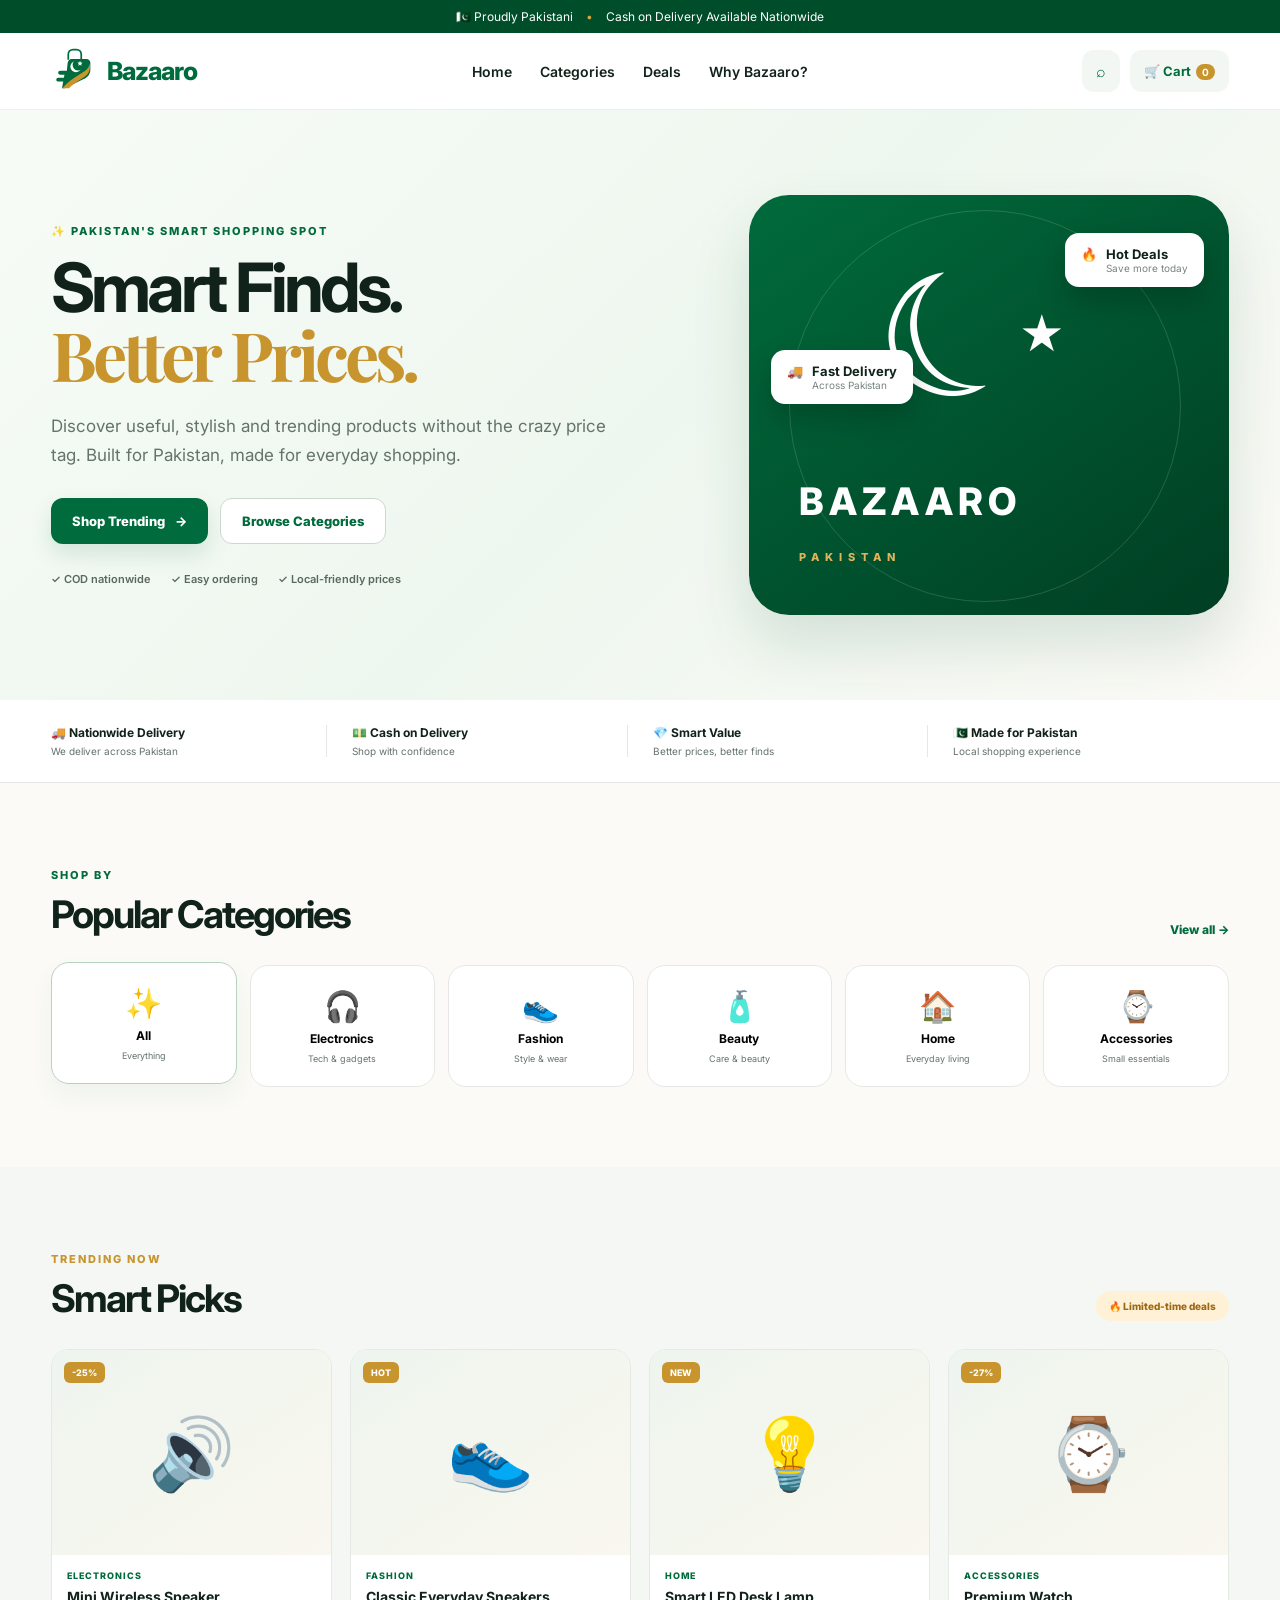
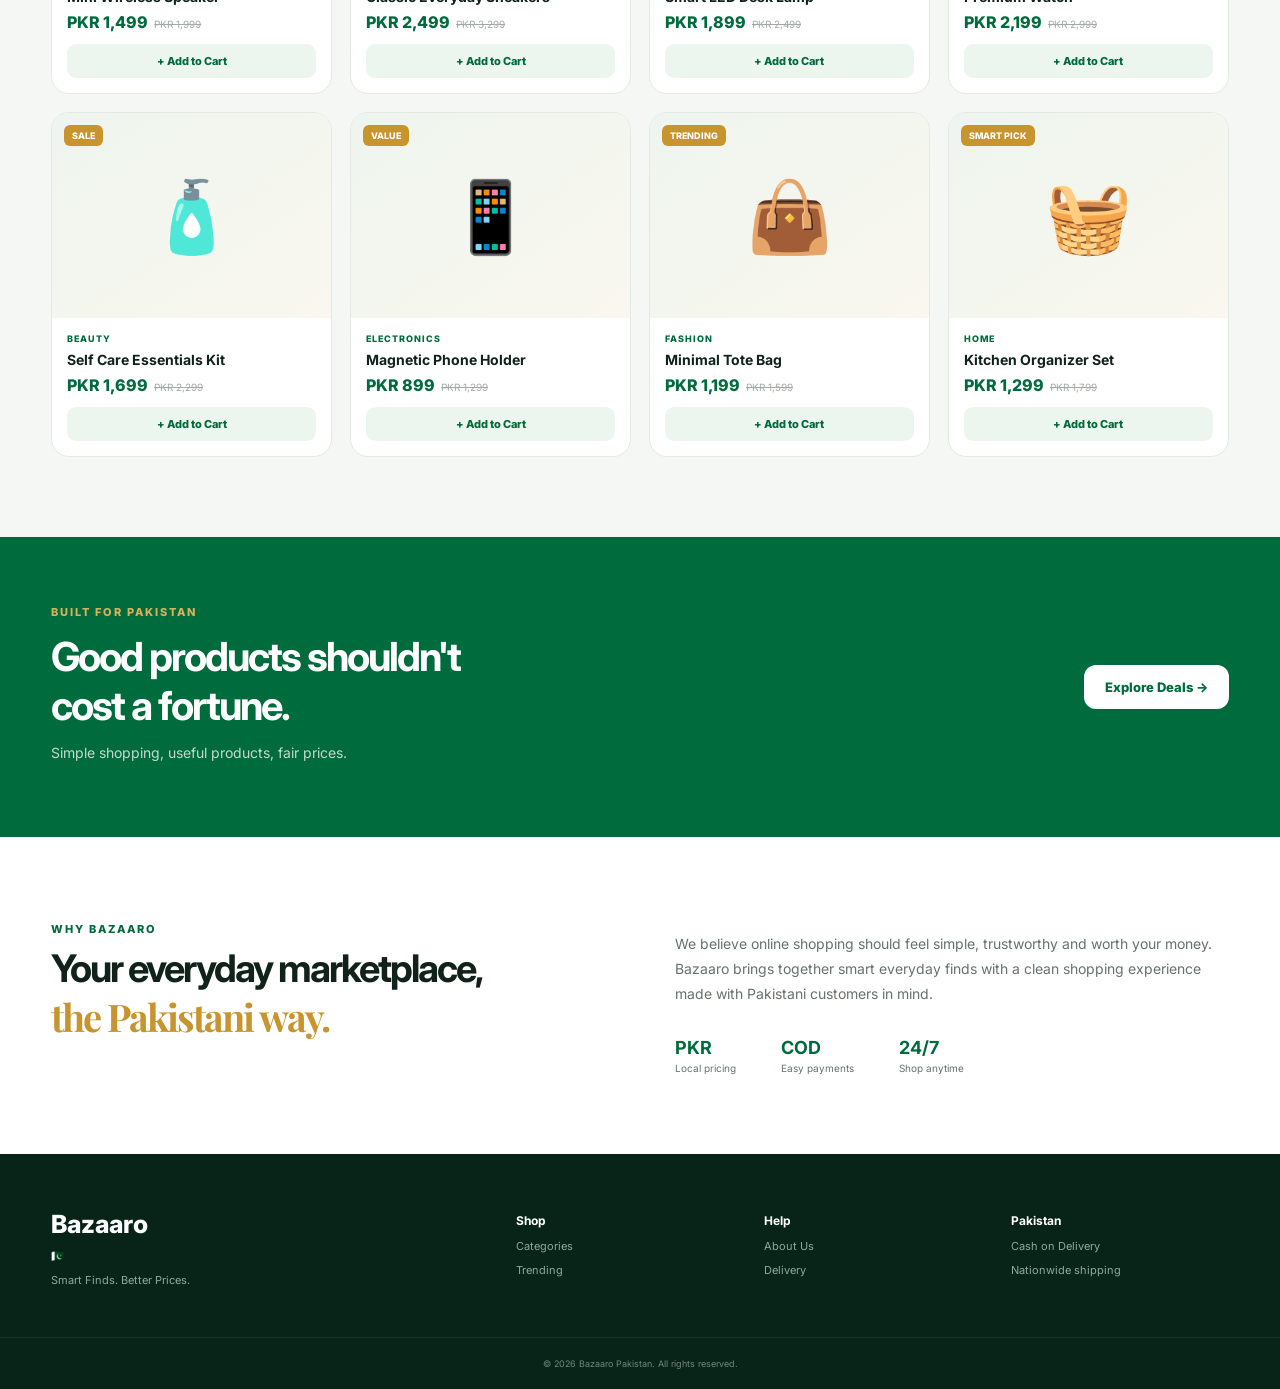
<file: index.html>
<!DOCTYPE html>
<html lang="en">
<head>
  <meta charset="UTF-8"><meta name="viewport" content="width=device-width, initial-scale=1.0"><meta name="theme-color" content="#006b3c">
  <title>Bazaaro — Smart Finds. Better Prices.</title><meta name="description" content="Bazaaro — a Pakistani marketplace for smart finds and better prices.">
  <link rel="preconnect" href="https://fonts.googleapis.com"><link rel="preconnect" href="https://fonts.gstatic.com" crossorigin><link href="https://fonts.googleapis.com/css2?family=Inter:wght@400;500;600;700;800&family=Playfair+Display:wght@700&display=swap" rel="stylesheet"><link rel="stylesheet" href="style.css">
</head><body>
<div class="topbar">🇵🇰 Proudly Pakistani <span>•</span> Cash on Delivery Available Nationwide</div>
<header class="header"><div class="container nav"><a class="brand" href="#home"><img src="assets/logo.svg" alt="Bazaaro logo"><span>Bazaaro</span></a><button class="menu-btn" aria-label="Open menu">☰</button><nav class="navlinks"><a href="#home">Home</a><a href="#categories">Categories</a><a href="#deals">Deals</a><a href="#about">Why Bazaaro?</a></nav><div class="nav-actions"><button class="icon-btn" id="searchBtn" aria-label="Search">⌕</button><button class="cart-btn" id="cartBtn">🛒 <span>Cart</span><b id="cartCount">0</b></button></div></div></header>
<main id="home"><section class="hero"><div class="container hero-grid"><div class="hero-copy"><div class="eyebrow">✨ Pakistan's smart shopping spot</div><h1>Smart Finds.<br><em>Better Prices.</em></h1><p>Discover useful, stylish and trending products without the crazy price tag. Built for Pakistan, made for everyday shopping.</p><div class="hero-actions"><a class="btn primary" href="#deals">Shop Trending <span>→</span></a><a class="btn ghost" href="#categories">Browse Categories</a></div><div class="trust"><span>✓ COD nationwide</span><span>✓ Easy ordering</span><span>✓ Local-friendly prices</span></div></div><div class="hero-card"><div class="crescent">☾</div><div class="star">★</div><div class="hero-tag">BAZAARO<br><small>PAKISTAN</small></div><div class="floating-card one">🔥 <b>Hot Deals</b><small>Save more today</small></div><div class="floating-card two">🚚 <b>Fast Delivery</b><small>Across Pakistan</small></div></div></div></section>
<section class="features"><div class="container feature-grid"><div><strong>🚚 Nationwide Delivery</strong><span>We deliver across Pakistan</span></div><div><strong>💵 Cash on Delivery</strong><span>Shop with confidence</span></div><div><strong>💎 Smart Value</strong><span>Better prices, better finds</span></div><div><strong>🇵🇰 Made for Pakistan</strong><span>Local shopping experience</span></div></div></section>
<section class="section" id="categories"><div class="container"><div class="section-head"><div><span class="mini">SHOP BY</span><h2>Popular Categories</h2></div><a href="#deals">View all →</a></div><div class="categories"><button class="category active" data-cat="All"><span>✨</span><b>All</b><small>Everything</small></button><button class="category" data-cat="Electronics"><span>🎧</span><b>Electronics</b><small>Tech & gadgets</small></button><button class="category" data-cat="Fashion"><span>👟</span><b>Fashion</b><small>Style & wear</small></button><button class="category" data-cat="Beauty"><span>🧴</span><b>Beauty</b><small>Care & beauty</small></button><button class="category" data-cat="Home"><span>🏠</span><b>Home</b><small>Everyday living</small></button><button class="category" data-cat="Accessories"><span>⌚</span><b>Accessories</b><small>Small essentials</small></button></div></div></section>
<section class="section products-section" id="deals"><div class="container"><div class="section-head"><div><span class="mini gold">TRENDING NOW</span><h2>Smart Picks</h2></div><div class="deal-pill">🔥 Limited-time deals</div></div><div class="products" id="products"></div></div></section>
<section class="banner"><div class="container banner-inner"><div><span class="mini">BUILT FOR PAKISTAN</span><h2>Good products shouldn't<br>cost a fortune.</h2><p>Simple shopping, useful products, fair prices.</p></div><a class="btn light" href="#deals">Explore Deals →</a></div></section>
<section class="section about" id="about"><div class="container about-grid"><div><span class="mini">WHY BAZAARO</span><h2>Your everyday marketplace,<br><em>the Pakistani way.</em></h2></div><div class="about-copy"><p>We believe online shopping should feel simple, trustworthy and worth your money. Bazaaro brings together smart everyday finds with a clean shopping experience made with Pakistani customers in mind.</p><div class="stats"><div><b>PKR</b><span>Local pricing</span></div><div><b>COD</b><span>Easy payments</span></div><div><b>24/7</b><span>Shop anytime</span></div></div></div></div></section></main>
<footer><div class="container footer-grid"><div><div class="footer-brand">Bazaaro <span>🇵🇰</span></div><p>Smart Finds. Better Prices.</p></div><div><b>Shop</b><a href="#categories">Categories</a><a href="#deals">Trending</a></div><div><b>Help</b><a href="#about">About Us</a><a href="#home">Delivery</a></div><div><b>Pakistan</b><span>Cash on Delivery</span><span>Nationwide shipping</span></div></div><div class="copyright">© 2026 Bazaaro Pakistan. All rights reserved.</div></footer>
<div class="search-modal" id="searchModal"><div class="search-box"><button id="closeSearch">×</button><h3>Find your next smart pick</h3><input id="searchInput" placeholder="Search products..."><div id="searchResults"></div></div></div><aside class="cart-drawer" id="cartDrawer"><div class="cart-head"><h3>Your Cart</h3><button id="closeCart">×</button></div><div id="cartItems" class="cart-items"></div><div class="cart-bottom"><div><span>Total</span><b id="cartTotal">PKR 0</b></div><button class="btn primary" id="checkoutBtn">Checkout →</button></div></aside><div class="overlay" id="overlay"></div><script src="app.js"></script>
</body></html>
</file>
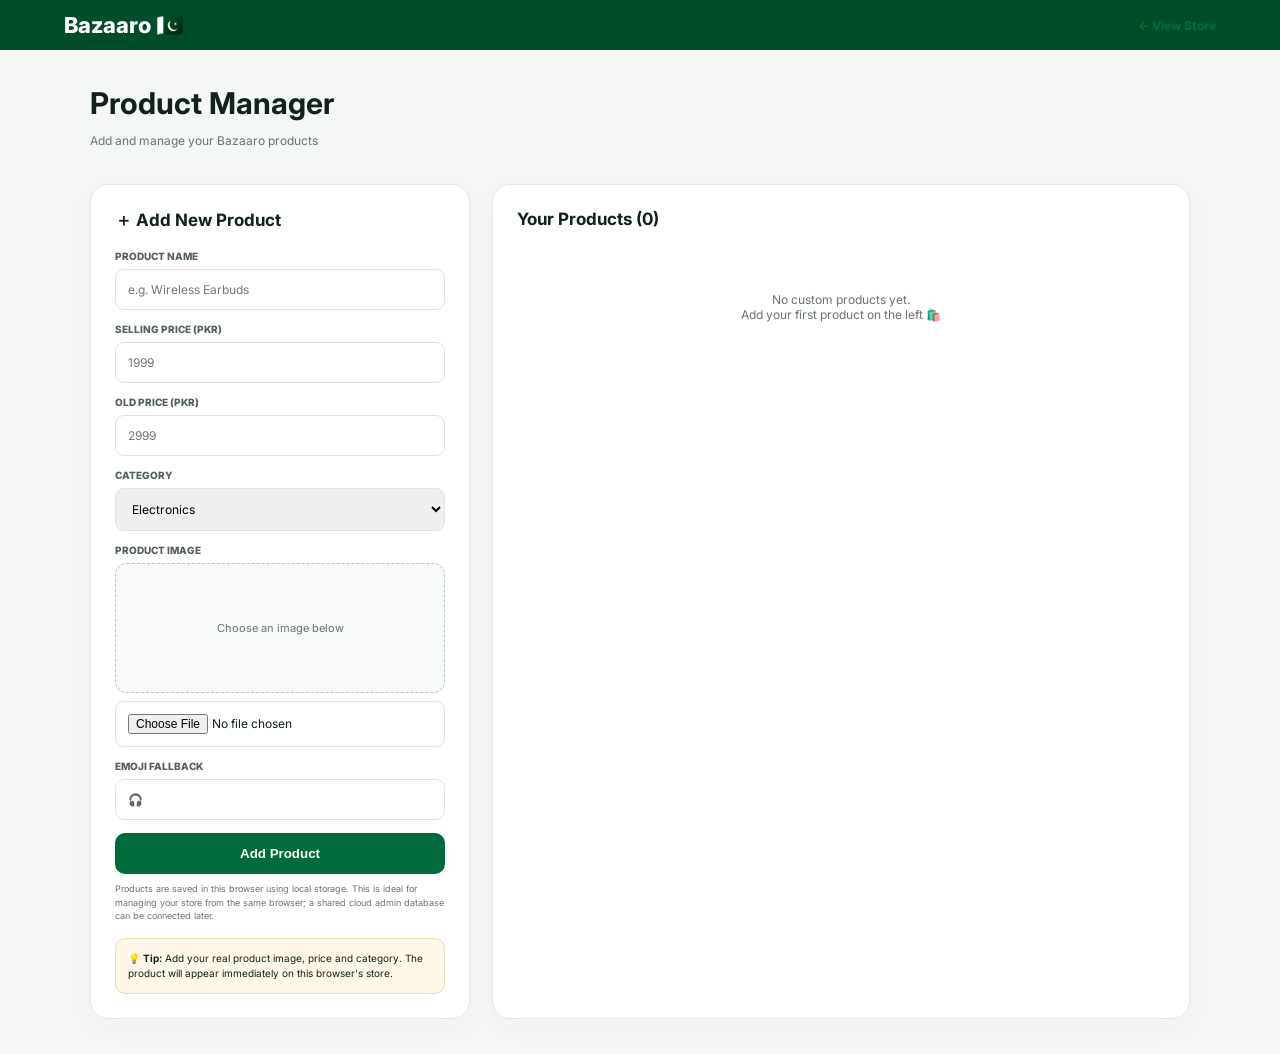
<file: admin.html>
<!DOCTYPE html><html lang="en"><head><meta charset="UTF-8"><meta name="viewport" content="width=device-width,initial-scale=1"><title>Bazaaro Admin — Products</title><link rel="preconnect" href="https://fonts.googleapis.com"><link rel="preconnect" href="https://fonts.gstatic.com" crossorigin><link href="https://fonts.googleapis.com/css2?family=Inter:wght@400;500;600;700;800&display=swap" rel="stylesheet"><style>:root{--g:#006b3c;--d:#004d2a;--gold:#c8942e;--bg:#f5f7f4;--line:#e1e7e2;--muted:#68756e}*{box-sizing:border-box}body{margin:0;background:var(--bg);font-family:Inter,Arial;color:#102219}.top{background:var(--d);color:white;padding:12px 5%;display:flex;justify-content:space-between;align-items:center}.logo{font-size:22px;font-weight:800}.logo span{color:#dfb45c}.wrap{width:min(1100px,92%);margin:35px auto}.head{display:flex;justify-content:space-between;align-items:center;margin-bottom:24px}.head h1{margin:0;font-size:30px}.head p{color:var(--muted);font-size:12px}.back{color:var(--g);font-size:12px;font-weight:800;text-decoration:none}.grid{display:grid;grid-template-columns:380px 1fr;gap:22px}.card{background:white;border:1px solid var(--line);border-radius:18px;padding:24px;box-shadow:0 8px 25px #003d1c08}.card h2{margin:0 0 18px;font-size:17px}.field{margin:13px 0}.field label{display:block;font-size:10px;font-weight:800;margin-bottom:7px;color:#526058}.field input,.field select{width:100%;padding:12px;border:1px solid #dce4de;border-radius:9px;outline:none;font:inherit;font-size:12px}.field input:focus,.field select:focus{border-color:var(--g)}.image-preview{height:130px;border:1px dashed #b8c8bc;border-radius:12px;display:flex;align-items:center;justify-content:center;margin-bottom:8px;background:#f8faf8;overflow:hidden}.image-preview img{width:100%;height:100%;object-fit:cover}.image-preview span{font-size:11px;color:var(--muted)}.btn{width:100%;border:0;border-radius:10px;padding:13px;background:var(--g);color:#fff;font-weight:800;cursor:pointer}.hint{font-size:9px;color:var(--muted);line-height:1.5;margin-top:8px}.products{display:grid;gap:10px}.item{display:flex;align-items:center;gap:14px;border:1px solid var(--line);border-radius:13px;padding:12px}.thumb{width:65px;height:65px;border-radius:10px;background:#eef5ef;display:flex;align-items:center;justify-content:center;font-size:30px;overflow:hidden}.thumb img{width:100%;height:100%;object-fit:cover}.info{flex:1}.info b{font-size:12px}.info span{display:block;color:var(--muted);font-size:10px;margin-top:5px}.price{color:var(--g)!important;font-weight:800}.delete{background:#fff1f0;color:#b42d25;border:0;border-radius:8px;padding:9px 11px;font-size:10px;font-weight:800;cursor:pointer}.empty{text-align:center;color:var(--muted);padding:45px;font-size:12px}.note{background:#fff8e8;border:1px solid #f1ddae;padding:12px;border-radius:10px;font-size:10px;line-height:1.5;margin-top:15px}@media(max-width:800px){.grid{grid-template-columns:1fr}.head{align-items:flex-start;gap:15px;flex-direction:column}}</style></head><body><header class="top"><div class="logo">Bazaaro <span>🇵🇰</span></div><a class="back" href="index.html">← View Store</a></header><main class="wrap"><div class="head"><div><h1>Product Manager</h1><p>Add and manage your Bazaaro products</p></div></div><div class="grid"><section class="card"><h2>＋ Add New Product</h2><form id="form"><div class="field"><label>PRODUCT NAME</label><input id="name" required placeholder="e.g. Wireless Earbuds"></div><div class="field"><label>SELLING PRICE (PKR)</label><input id="price" type="number" min="0" required placeholder="1999"></div><div class="field"><label>OLD PRICE (PKR)</label><input id="old" type="number" min="0" placeholder="2999"></div><div class="field"><label>CATEGORY</label><select id="cat"><option>Electronics</option><option>Fashion</option><option>Beauty</option><option>Home</option><option>Accessories</option></select></div><div class="field"><label>PRODUCT IMAGE</label><div class="image-preview" id="preview"><span>Choose an image below</span></div><input id="image" type="file" accept="image/*"></div><div class="field"><label>EMOJI FALLBACK</label><input id="emoji" maxlength="2" placeholder="🎧"></div><button class="btn">Add Product</button><div class="hint">Products are saved in this browser using local storage. This is ideal for managing your store from the same browser; a shared cloud admin database can be connected later.</div></form><div class="note">💡 <b>Tip:</b> Add your real product image, price and category. The product will appear immediately on this browser's store.</div></section><section class="card"><h2>Your Products <span id="count"></span></h2><div id="products" class="products"></div></section></div></main><script>const KEY='bazaaro_custom_products';let imageData='';const $=id=>document.getElementById(id);$('image').onchange=e=>{const f=e.target.files[0];if(!f)return;const r=new FileReader();r.onload=()=>{imageData=r.result;$('preview').innerHTML='<img src="'+imageData+'">'};r.readAsDataURL(f)};function get(){try{return JSON.parse(localStorage.getItem(KEY)||'[]')}catch{return[]}}function save(x){localStorage.setItem(KEY,JSON.stringify(x))}function render(){const ps=get();$('count').textContent='('+ps.length+')';$('products').innerHTML=ps.length?ps.map((p,i)=>'<div class="item"><div class="thumb">'+(p.image?'<img src="'+p.image+'">':(p.emoji||'📦'))+'</div><div class="info"><b>'+esc(p.name)+'</b><span>'+esc(p.cat)+'</span><span class="price">PKR '+Number(p.price).toLocaleString('en-PK')+(p.old?' · PKR '+Number(p.old).toLocaleString('en-PK')+' old':'')+'</span></div><button class="delete" onclick="removeProduct('+i+')">Delete</button></div>').join(''):'<div class="empty">No custom products yet.<br>Add your first product on the left 🛍️</div>'}function esc(s){return String(s).replace(/[&<>"']/g,m=>({'&':'&amp;','<':'&lt;','>':'&gt;','"':'&quot;',"'":'&#039;'}[m]))}function removeProduct(i){const p=get();p.splice(i,1);save(p);render()}$('form').onsubmit=e=>{e.preventDefault();const p=get();p.push({id:Date.now(),name:$('name').value.trim(),price:Number($('price').value),old:Number($('old').value)||0,cat:$('cat').value,emoji:$('emoji').value||'📦',image:imageData});save(p);e.target.reset();imageData='';$('preview').innerHTML='<span>Choose an image below</span>';render();alert('Product added successfully! 🇵🇰')};render();</script></body></html>
</file>
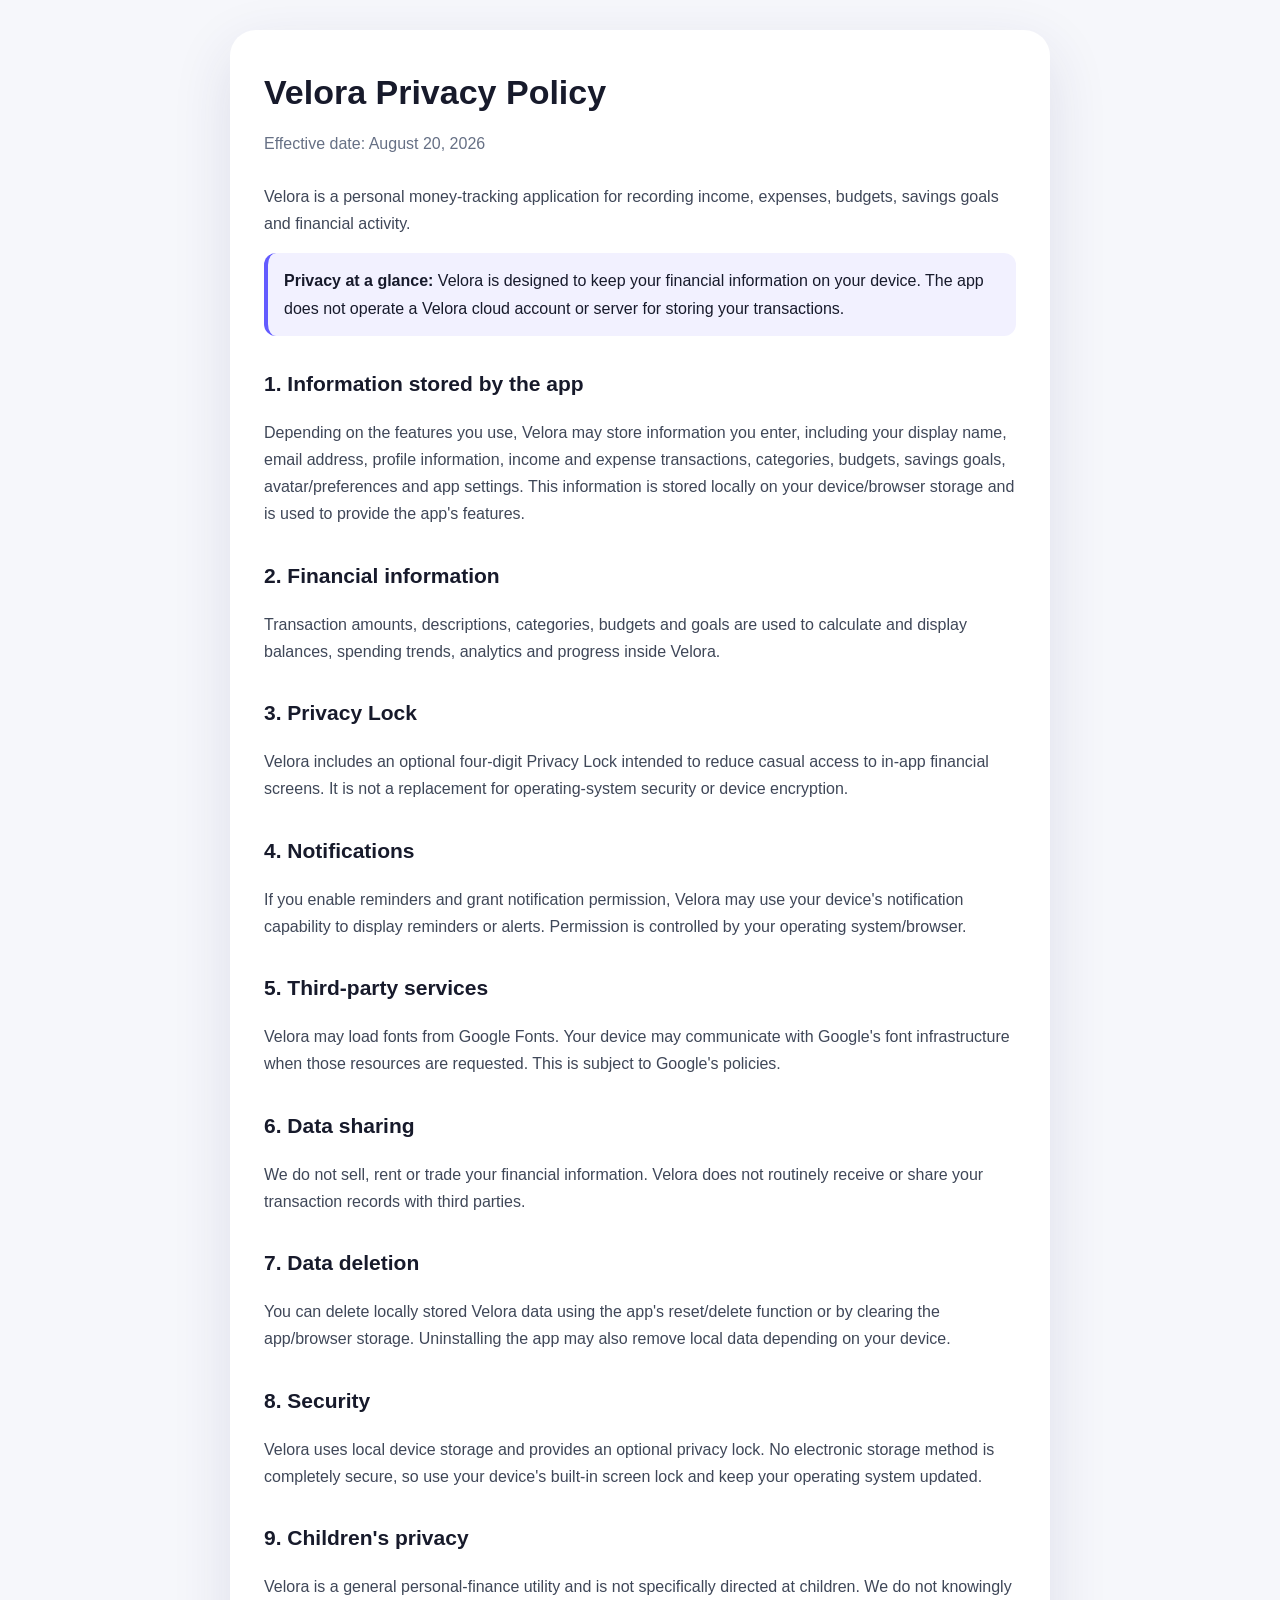
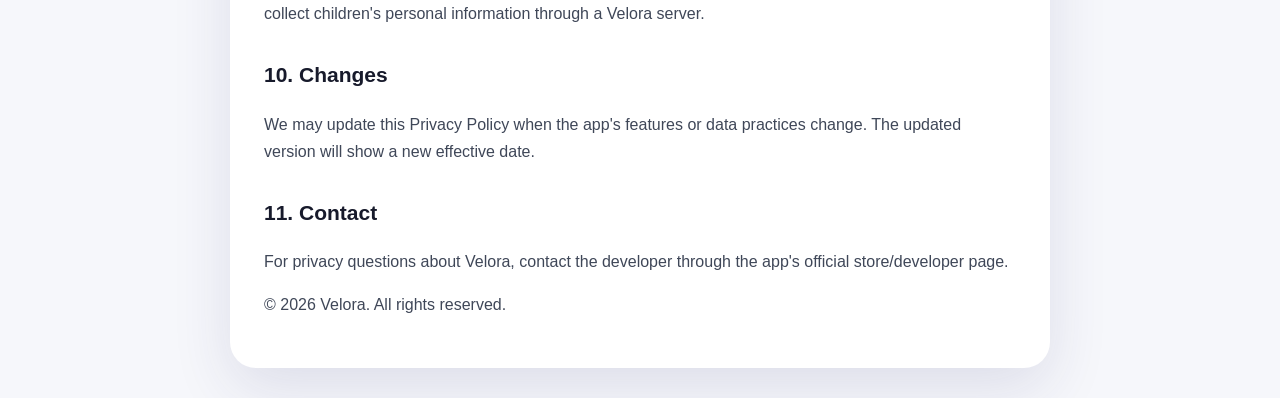
<file: privacy-policy.html>
<!doctype html>
<html lang="en"><head><meta charset="utf-8"><meta name="viewport" content="width=device-width,initial-scale=1"><title>Velora — Privacy Policy</title><style>body{margin:0;background:#f6f7fb;color:#171a2b;font-family:Arial,Helvetica,sans-serif;line-height:1.7}.wrap{max-width:820px;margin:auto;padding:30px 18px}.card{background:#fff;border-radius:26px;padding:34px;box-shadow:0 20px 60px rgba(45,40,110,.12)}h1{margin:0 0 8px;font-size:34px}h2{margin-top:30px;font-size:21px}.date{color:#667085;margin-bottom:26px}.note{background:#f2f1ff;border-left:4px solid #635bff;padding:14px 16px;border-radius:12px}p,li{color:#3f4758}</style></head><body><div class="wrap"><main class="card"><h1>Velora Privacy Policy</h1><div class="date">Effective date: August 20, 2026</div><p>Velora is a personal money-tracking application for recording income, expenses, budgets, savings goals and financial activity.</p><div class="note"><strong>Privacy at a glance:</strong> Velora is designed to keep your financial information on your device. The app does not operate a Velora cloud account or server for storing your transactions.</div><h2>1. Information stored by the app</h2><p>Depending on the features you use, Velora may store information you enter, including your display name, email address, profile information, income and expense transactions, categories, budgets, savings goals, avatar/preferences and app settings. This information is stored locally on your device/browser storage and is used to provide the app's features.</p><h2>2. Financial information</h2><p>Transaction amounts, descriptions, categories, budgets and goals are used to calculate and display balances, spending trends, analytics and progress inside Velora.</p><h2>3. Privacy Lock</h2><p>Velora includes an optional four-digit Privacy Lock intended to reduce casual access to in-app financial screens. It is not a replacement for operating-system security or device encryption.</p><h2>4. Notifications</h2><p>If you enable reminders and grant notification permission, Velora may use your device's notification capability to display reminders or alerts. Permission is controlled by your operating system/browser.</p><h2>5. Third-party services</h2><p>Velora may load fonts from Google Fonts. Your device may communicate with Google's font infrastructure when those resources are requested. This is subject to Google's policies.</p><h2>6. Data sharing</h2><p>We do not sell, rent or trade your financial information. Velora does not routinely receive or share your transaction records with third parties.</p><h2>7. Data deletion</h2><p>You can delete locally stored Velora data using the app's reset/delete function or by clearing the app/browser storage. Uninstalling the app may also remove local data depending on your device.</p><h2>8. Security</h2><p>Velora uses local device storage and provides an optional privacy lock. No electronic storage method is completely secure, so use your device's built-in screen lock and keep your operating system updated.</p><h2>9. Children's privacy</h2><p>Velora is a general personal-finance utility and is not specifically directed at children. We do not knowingly collect children's personal information through a Velora server.</p><h2>10. Changes</h2><p>We may update this Privacy Policy when the app's features or data practices change. The updated version will show a new effective date.</p><h2>11. Contact</h2><p>For privacy questions about Velora, contact the developer through the app's official store/developer page.</p><p>© 2026 Velora. All rights reserved.</p></main></div></body></html>
</file>
<file: style.css>
:root{--green:#006b3c;--deep:#004d2a;--gold:#c8942e;--cream:#fbfaf6;--ink:#102219;--muted:#65736b;--line:#e4e9e4;--white:#fff}*{box-sizing:border-box}html{scroll-behavior:smooth}body{margin:0;font-family:Inter,Arial,sans-serif;color:var(--ink);background:var(--cream)}a{text-decoration:none;color:inherit}button{font:inherit;border:0;cursor:pointer}.container{width:min(1180px,92%);margin:auto}.topbar{background:var(--deep);color:#fff;text-align:center;font-size:12px;padding:9px}.topbar span{margin:0 10px;color:#d6a63e}.header{background:#fff;position:sticky;top:0;z-index:20;border-bottom:1px solid #edf0ed}.nav{height:76px;display:flex;align-items:center;gap:34px}.brand{display:flex;align-items:center;gap:8px;font-size:25px;font-weight:800;color:var(--green);letter-spacing:-1px}.brand img{width:48px;height:48px;object-fit:contain}.navlinks{display:flex;gap:28px;font-size:14px;font-weight:600;margin:auto}.navlinks a:hover{color:var(--green)}.nav-actions{display:flex;gap:10px}.icon-btn,.cart-btn{background:#f3f7f3;border-radius:12px;padding:11px 14px;color:var(--green)}.cart-btn{font-size:13px;font-weight:700;position:relative}.cart-btn b{background:var(--gold);color:#fff;border-radius:99px;padding:2px 6px;font-size:10px;margin-left:5px}.menu-btn{display:none;background:none;font-size:24px;color:var(--green)}.hero{background:linear-gradient(135deg,#f7fbf6 0%,#eef7ef 52%,#fbfaf6 100%);overflow:hidden}.hero-grid{min-height:590px;display:grid;grid-template-columns:1.03fr .97fr;align-items:center;gap:50px}.eyebrow,.mini{font-size:11px;font-weight:800;letter-spacing:2px;color:var(--green);text-transform:uppercase}.hero h1{font-size:68px;line-height:.98;letter-spacing:-4px;margin:16px 0 22px}.hero h1 em,.about h2 em{font-family:'Playfair Display',serif;color:var(--gold);font-style:normal}.hero p{font-size:17px;line-height:1.7;color:var(--muted);max-width:570px}.hero-actions{display:flex;gap:12px;margin:28px 0}.btn{display:inline-flex;align-items:center;justify-content:center;gap:10px;padding:14px 21px;border-radius:12px;font-weight:800;font-size:13px;transition:.2s}.btn:hover{transform:translateY(-2px)}.primary{background:var(--green);color:#fff;box-shadow:0 10px 22px #006b3c22}.ghost{border:1px solid #ccd8cf;background:#fff;color:var(--green)}.light{background:#fff;color:var(--green)}.trust{display:flex;gap:20px;flex-wrap:wrap;color:#5a695f;font-size:11px;font-weight:600}.hero-card{height:420px;max-width:480px;width:100%;justify-self:end;background:linear-gradient(145deg,#006b3c,#003e23);border-radius:40px;position:relative;overflow:hidden;box-shadow:0 30px 60px #004d2a22}.hero-card:before{content:'';position:absolute;width:390px;height:390px;border-radius:50%;border:1px solid #ffffff25;left:40px;top:15px}.crescent{position:absolute;color:#fff;font-size:170px;left:125px;top:55px;transform:rotate(-20deg);line-height:1}.star{position:absolute;color:#fff;font-size:45px;left:270px;top:112px}.hero-tag{position:absolute;left:50px;bottom:45px;color:#fff;font-size:38px;font-weight:800;letter-spacing:5px}.hero-tag small{font-size:11px;letter-spacing:6px;color:#dfb45c}.floating-card{position:absolute;background:#fff;border-radius:14px;padding:13px 16px;box-shadow:0 14px 30px #0003;font-size:13px;display:grid;grid-template-columns:auto 1fr;column-gap:9px;align-items:center}.floating-card small{grid-column:2;color:#78847d;font-size:10px}.floating-card.one{right:25px;top:38px}.floating-card.two{left:22px;top:155px}.features{background:#fff;border-bottom:1px solid var(--line)}.feature-grid{display:grid;grid-template-columns:repeat(4,1fr);padding:25px 0;gap:25px}.feature-grid div{display:flex;flex-direction:column;gap:5px;border-right:1px solid var(--line);padding-right:15px}.feature-grid div:last-child{border:0}.feature-grid strong{font-size:12px}.feature-grid span{font-size:10px;color:var(--muted)}.section{padding:80px 0}.section-head{display:flex;justify-content:space-between;align-items:end;margin-bottom:28px}.section-head h2,.about h2{font-size:38px;letter-spacing:-2px;margin:8px 0 0}.section-head>a{font-size:12px;color:var(--green);font-weight:800}.mini.gold{color:var(--gold)}.categories{display:grid;grid-template-columns:repeat(6,1fr);gap:13px}.category{background:#fff;border:1px solid var(--line);border-radius:18px;padding:22px 10px;display:flex;flex-direction:column;align-items:center;gap:7px;transition:.2s}.category span{font-size:30px}.category b{font-size:12px}.category small{font-size:9px;color:var(--muted)}.category:hover,.category.active{border-color:#b8d2c0;box-shadow:0 12px 25px #006b3c0d;transform:translateY(-3px)}.products-section{background:#f4f7f3}.deal-pill{background:#fff1d5;color:#9c6813;padding:9px 13px;border-radius:99px;font-size:10px;font-weight:800}.products{display:grid;grid-template-columns:repeat(4,1fr);gap:18px}.product{background:#fff;border-radius:18px;overflow:hidden;border:1px solid var(--line);transition:.2s}.product:hover{transform:translateY(-4px);box-shadow:0 18px 35px #0b332018}.product-img{height:205px;display:flex;align-items:center;justify-content:center;font-size:70px;background:linear-gradient(145deg,#eef5ee,#f9f7ef);position:relative}.badge{position:absolute;top:12px;left:12px;background:var(--gold);color:#fff;font-size:9px;font-weight:800;padding:5px 8px;border-radius:6px}.product-body{padding:15px}.product-cat{font-size:9px;color:var(--green);font-weight:800;text-transform:uppercase;letter-spacing:1px}.product h3{font-size:14px;margin:7px 0}.price{font-size:16px;font-weight:800;color:var(--green)}.old{font-size:10px;color:#a2aaa5;text-decoration:line-through;margin-left:6px}.add{width:100%;margin-top:12px;background:#edf5ef;color:var(--green);padding:10px;border-radius:9px;font-size:11px;font-weight:800}.add:hover{background:var(--green);color:#fff}.banner{background:var(--green);color:#fff}.banner-inner{min-height:300px;display:flex;align-items:center;justify-content:space-between}.banner .mini{color:#d9b15d}.banner h2{font-size:40px;letter-spacing:-2px;margin:12px 0}.banner p{color:#c6d9cd;font-size:14px}.about{background:#fff}.about-grid{display:grid;grid-template-columns:1fr 1fr;gap:70px}.about-copy>p{color:var(--muted);line-height:1.8;font-size:14px}.stats{display:flex;gap:45px;margin-top:30px}.stats div{display:flex;flex-direction:column;gap:4px}.stats b{color:var(--green);font-size:18px}.stats span{font-size:10px;color:var(--muted)}footer{background:#082419;color:#dce8e0;padding:55px 0 20px}.footer-grid{display:grid;grid-template-columns:2fr 1fr 1fr 1fr;gap:30px}.footer-brand{font-size:25px;font-weight:800;color:#fff}.footer-grid p,.footer-grid span,.footer-grid a{display:block;color:#91a79b;font-size:11px;margin:10px 0}.footer-grid b{font-size:12px;color:#fff}.copyright{text-align:center;border-top:1px solid #ffffff12;margin-top:40px;padding-top:20px;color:#71877b;font-size:9px}.overlay{display:none;position:fixed;inset:0;background:#00180dcc;z-index:29}.cart-drawer{position:fixed;right:-420px;top:0;height:100%;width:min(410px,92%);background:#fff;z-index:30;padding:24px;display:flex;flex-direction:column;transition:.3s}.cart-drawer.open{right:0}.cart-head{display:flex;justify-content:space-between;border-bottom:1px solid var(--line);padding-bottom:18px}.cart-head h3{margin:0}.cart-head button,.search-box>button{background:none;font-size:25px}.cart-items{flex:1;overflow:auto;padding:15px 0}.cart-item{display:flex;gap:12px;padding:12px 0;border-bottom:1px solid var(--line)}.cart-item .emoji{font-size:30px}.cart-item h4{margin:0 0 5px;font-size:12px}.cart-item p{margin:0;font-size:11px;color:var(--green);font-weight:800}.cart-bottom{border-top:1px solid var(--line);padding-top:18px}.cart-bottom>div{display:flex;justify-content:space-between;margin-bottom:14px}.cart-bottom b{color:var(--green)}.cart-bottom .btn{width:100%}.search-modal{position:fixed;inset:0;background:#00180dcc;z-index:40;display:none;align-items:flex-start;justify-content:center;padding-top:110px}.search-modal.open{display:flex}.search-box{background:#fff;width:min(600px,92%);border-radius:20px;padding:28px;position:relative}.search-box>button{position:absolute;right:20px;top:17px}.search-box h3{margin-top:0}.search-box input{width:100%;padding:15px;border:1px solid var(--line);border-radius:10px;outline:none}.result{padding:13px 0;border-bottom:1px solid var(--line);font-size:12px}.result b{color:var(--green)}@media(max-width:800px){.navlinks{display:none}.menu-btn{display:block;margin-left:auto}.nav{gap:10px}.nav-actions{margin-left:0}.cart-btn span{display:none}.hero-grid{grid-template-columns:1fr;padding:65px 0}.hero h1{font-size:51px}.hero-card{height:320px;justify-self:center}.crescent{font-size:125px;left:90px}.star{left:210px;top:82px}.hero-tag{font-size:27px}.feature-grid{grid-template-columns:1fr 1fr}.categories{grid-template-columns:repeat(3,1fr)}.products{grid-template-columns:repeat(2,1fr)}.product-img{height:160px}.banner-inner{padding:55px 0;display:block}.banner .btn{margin-top:15px}.about-grid{grid-template-columns:1fr;gap:25px}.footer-grid{grid-template-columns:1fr 1fr}.section{padding:55px 0}}@media(max-width:480px){.brand span{display:none}.hero-actions{flex-direction:column}.trust{gap:8px;flex-direction:column}.categories{grid-template-columns:repeat(2,1fr)}.products{gap:10px}.product-img{height:140px;font-size:52px}.section-head h2,.about h2{font-size:30px}.feature-grid{gap:14px}.feature-grid div{border:0}.floating-card.two{display:none}}
</file>
